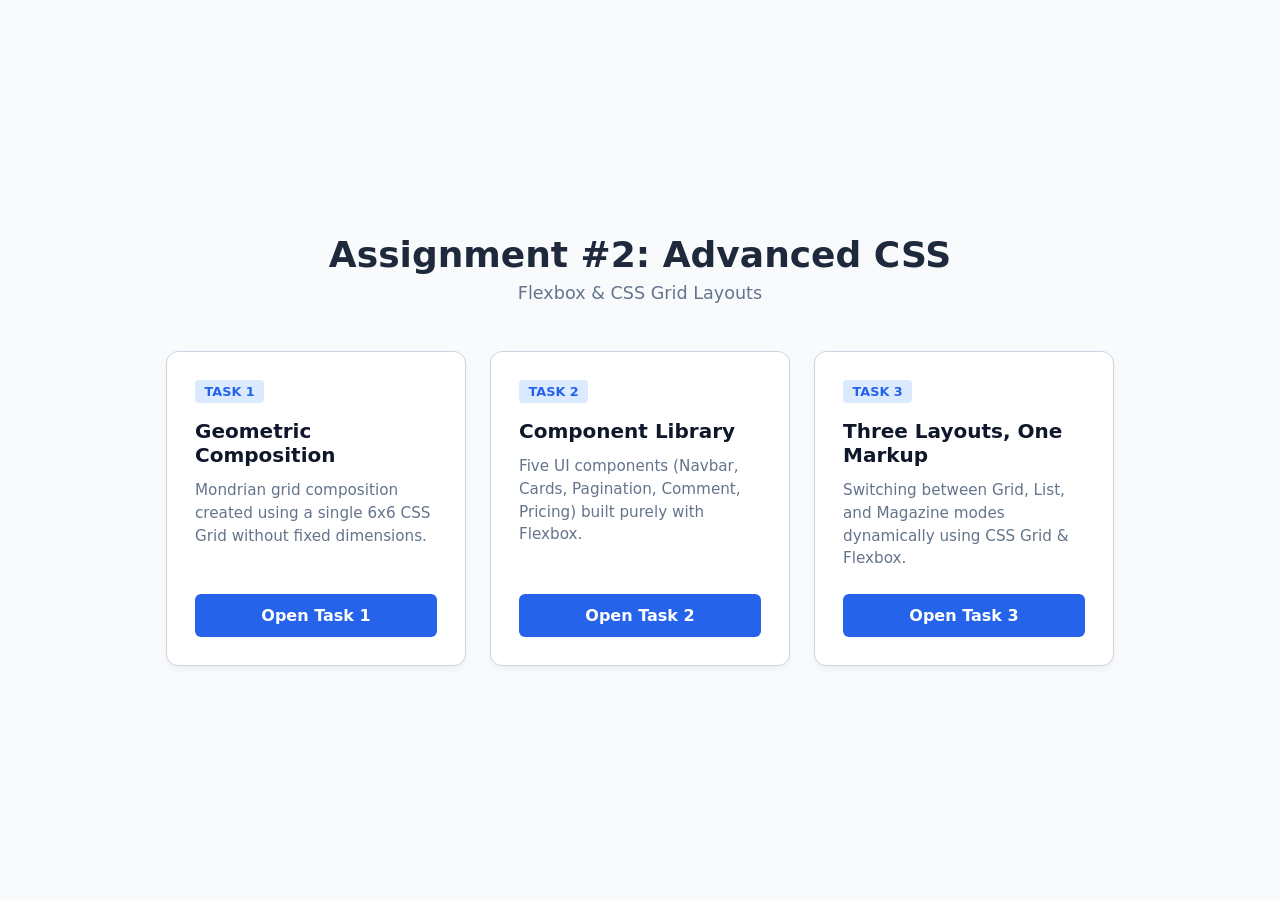
<file: index.html>
<!DOCTYPE html>
<html lang="en">
<head>
  <meta charset="UTF-8">
  <meta name="viewport" content="width=device-width, initial-scale=1.0">
  <title>Assignment #2 - Web Technologies</title>
  <style>
    * {
      box-sizing: border-box;
      margin: 0;
      padding: 0;
      font-family: system-ui, -apple-system, BlinkMacSystemFont, 'Segoe UI', Roboto, sans-serif;
    }

    body {
      background-color: #f8fafc;
      color: #0f172a;
      display: flex;
      flex-direction: column;
      align-items: center;
      justify-content: center;
      min-height: 100vh;
      padding: 2rem;
    }

    header {
      text-align: center;
      margin-bottom: 3rem;
    }

    header h1 {
      font-size: 2.25rem;
      margin-bottom: 0.5rem;
      color: #1e293b;
    }

    header p {
      color: #64748b;
      font-size: 1.1rem;
    }

    .cards-container {
      display: flex;
      flex-wrap: wrap;
      gap: 1.5rem;
      max-width: 960px;
      width: 100%;
      justify-content: center;
    }

    .task-card {
      background: #ffffff;
      border: 1px solid #cbd5e1;
      border-radius: 12px;
      padding: 1.75rem;
      flex: 1 1 260px;
      max-width: 300px;
      display: flex;
      flex-direction: column;
      box-shadow: 0 4px 6px -1px rgba(0, 0, 0, 0.05);
      transition: transform 0.2s ease, box-shadow 0.2s ease;
    }

    .task-card:hover {
      transform: translateY(-4px);
      box-shadow: 0 10px 15px -3px rgba(0, 0, 0, 0.1);
    }

    .task-badge {
      align-self: flex-start;
      background-color: #dbeafe;
      color: #2563eb;
      font-size: 0.8rem;
      font-weight: 700;
      padding: 0.25rem 0.6rem;
      border-radius: 4px;
      margin-bottom: 1rem;
      text-transform: uppercase;
    }

    .task-title {
      font-size: 1.25rem;
      font-weight: 700;
      margin-bottom: 0.75rem;
      color: #0f172a;
    }

    .task-desc {
      font-size: 0.95rem;
      color: #64748b;
      line-height: 1.5;
      margin-bottom: 1.5rem;
      flex: 1;
    }

    .btn-link {
      display: inline-block;
      text-align: center;
      background-color: #2563eb;
      color: #ffffff;
      padding: 0.75rem 1rem;
      border-radius: 6px;
      text-decoration: none;
      font-weight: 600;
      transition: background-color 0.2s ease;
    }

    .btn-link:hover {
      background-color: #1d4ed8;
    }
  </style>
</head>
<body>

  <header>
    <h1>Assignment #2: Advanced CSS</h1>
    <p>Flexbox & CSS Grid Layouts</p>
  </header>

  <div class="cards-container">
    
    <!-- Task 1 -->
    <div class="task-card">
      <span class="task-badge">Task 1</span>
      <h2 class="task-title">Geometric Composition</h2>
      <p class="task-desc">Mondrian grid composition created using a single 6x6 CSS Grid without fixed dimensions.</p>
      <a href="task1.html" class="btn-link">Open Task 1</a>
    </div>

    <!-- Task 2 -->
    <div class="task-card">
      <span class="task-badge">Task 2</span>
      <h2 class="task-title">Component Library</h2>
      <p class="task-desc">Five UI components (Navbar, Cards, Pagination, Comment, Pricing) built purely with Flexbox.</p>
      <a href="task2.html" class="btn-link">Open Task 2</a>
    </div>

    <!-- Task 3 -->
    <div class="task-card">
      <span class="task-badge">Task 3</span>
      <h2 class="task-title">Three Layouts, One Markup</h2>
      <p class="task-desc">Switching between Grid, List, and Magazine modes dynamically using CSS Grid & Flexbox.</p>
      <a href="task3.html" class="btn-link">Open Task 3</a>
    </div>

  </div>

</body>
</html>
</file>
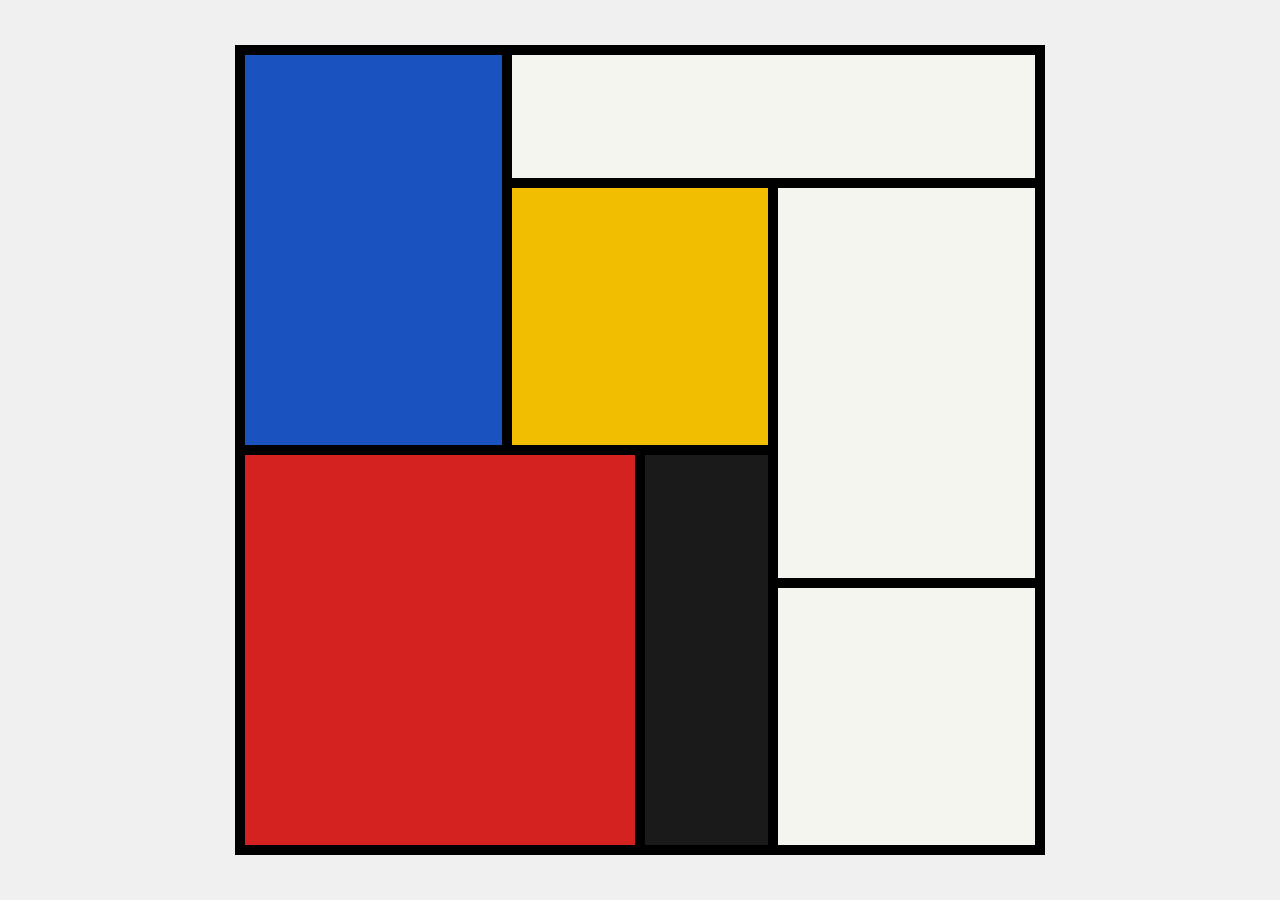
<file: task1.html>
<!DOCTYPE html>
<html lang="en">
<head>
  <meta charset="UTF-8">
  <title>Task 1 - Mondrian CSS Grid</title>
  <link rel="stylesheet" href="task1.css">
</head>
<body>

  <div class="mondrian-grid">
    <div class="block blue"></div>
    <div class="block white-top"></div>
    <div class="block yellow"></div>
    <div class="block white-tall"></div>
    <div class="block red"></div>
    <div class="block black"></div>
    <div class="block white-bottom"></div>
  </div>

</body>
</html>
</file>
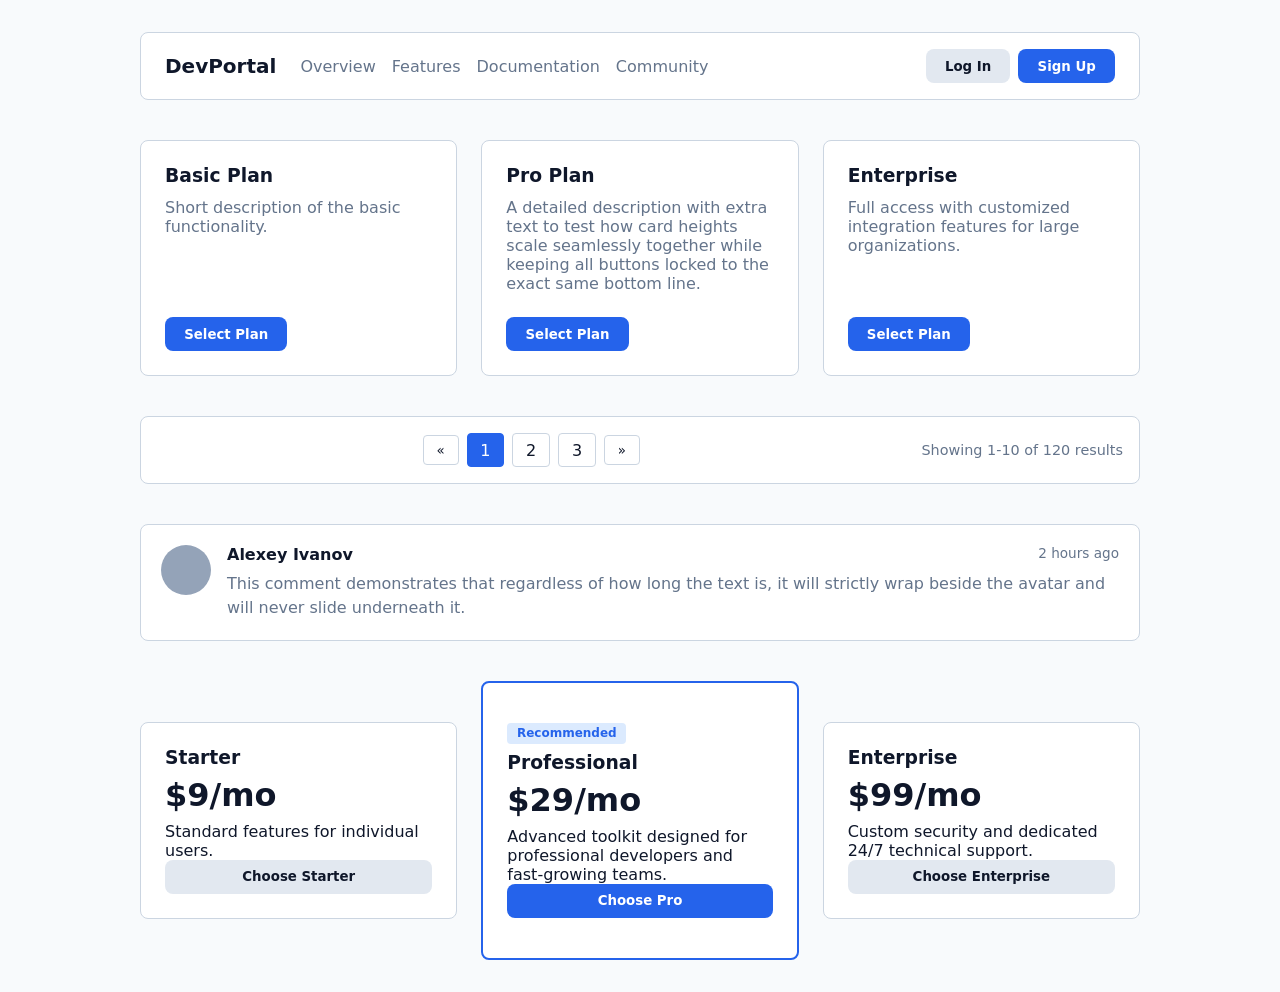
<file: task2.html>
<!DOCTYPE html>
<html lang="en">
<head>
  <meta charset="UTF-8">
  <title>Task 2 - Component Library</title>
  <link rel="stylesheet" href="task2.css">
</head>
<body>

  <div class="library-container">

    <!-- 1. Navigation Bar -->
    <section class="component">
      <header class="navbar">
        <div class="logo">DevPortal</div>
        <nav class="nav-links">
          <a href="#">Overview</a>
          <a href="#">Features</a>
          <a href="#">Documentation</a>
          <a href="#">Community</a>
        </nav>
        <div class="nav-buttons">
          <button class="btn btn-secondary">Log In</button>
          <button class="btn btn-primary">Sign Up</button>
        </div>
      </header>
    </section>

    <!-- 2. Row of Cards -->
    <section class="component">
      <div class="card-row">
        <div class="card">
          <h3>Basic Plan</h3>
          <p>Short description of the basic functionality.</p>
          <button class="btn btn-primary">Select Plan</button>
        </div>
        <div class="card">
          <h3>Pro Plan</h3>
          <p>A detailed description with extra text to test how card heights scale seamlessly together while keeping all buttons locked to the exact same bottom line.</p>
          <button class="btn btn-primary">Select Plan</button>
        </div>
        <div class="card">
          <h3>Enterprise</h3>
          <p>Full access with customized integration features for large organizations.</p>
          <button class="btn btn-primary">Select Plan</button>
        </div>
      </div>
    </section>

    <!-- 3. Pagination Bar -->
    <section class="component">
      <div class="pagination-bar">
        <div class="pagination-center">
          <button class="btn-page">&laquo;</button>
          <a href="#" class="page-link active">1</a>
          <a href="#" class="page-link">2</a>
          <a href="#" class="page-link">3</a>
          <button class="btn-page">&raquo;</button>
        </div>
        <div class="pagination-info">Showing 1-10 of 120 results</div>
      </div>
    </section>

    <!-- 4. Comment Block -->
    <section class="component">
      <div class="comment-block">
        <div class="avatar"></div>
        <div class="comment-content">
          <div class="comment-header">
            <span class="author">Alexey Ivanov</span>
            <span class="date">2 hours ago</span>
          </div>
          <p class="text">This comment demonstrates that regardless of how long the text is, it will strictly wrap beside the avatar and will never slide underneath it.</p>
        </div>
      </div>
    </section>

    <!-- 5. Pricing Table -->
    <section class="component">
      <div class="pricing-table">
        <div class="pricing-card">
          <h3>Starter</h3>
          <div class="price">$9<span>/mo</span></div>
          <p>Standard features for individual users.</p>
          <button class="btn btn-secondary">Choose Starter</button>
        </div>
        <div class="pricing-card recommended">
          <div class="badge">Recommended</div>
          <h3>Professional</h3>
          <div class="price">$29<span>/mo</span></div>
          <p>Advanced toolkit designed for professional developers and fast-growing teams.</p>
          <button class="btn btn-primary">Choose Pro</button>
        </div>
        <div class="pricing-card">
          <h3>Enterprise</h3>
          <div class="price">$99<span>/mo</span></div>
          <p>Custom security and dedicated 24/7 technical support.</p>
          <button class="btn btn-secondary">Choose Enterprise</button>
        </div>
      </div>
    </section>

  </div>

</body>
</html>
</file>
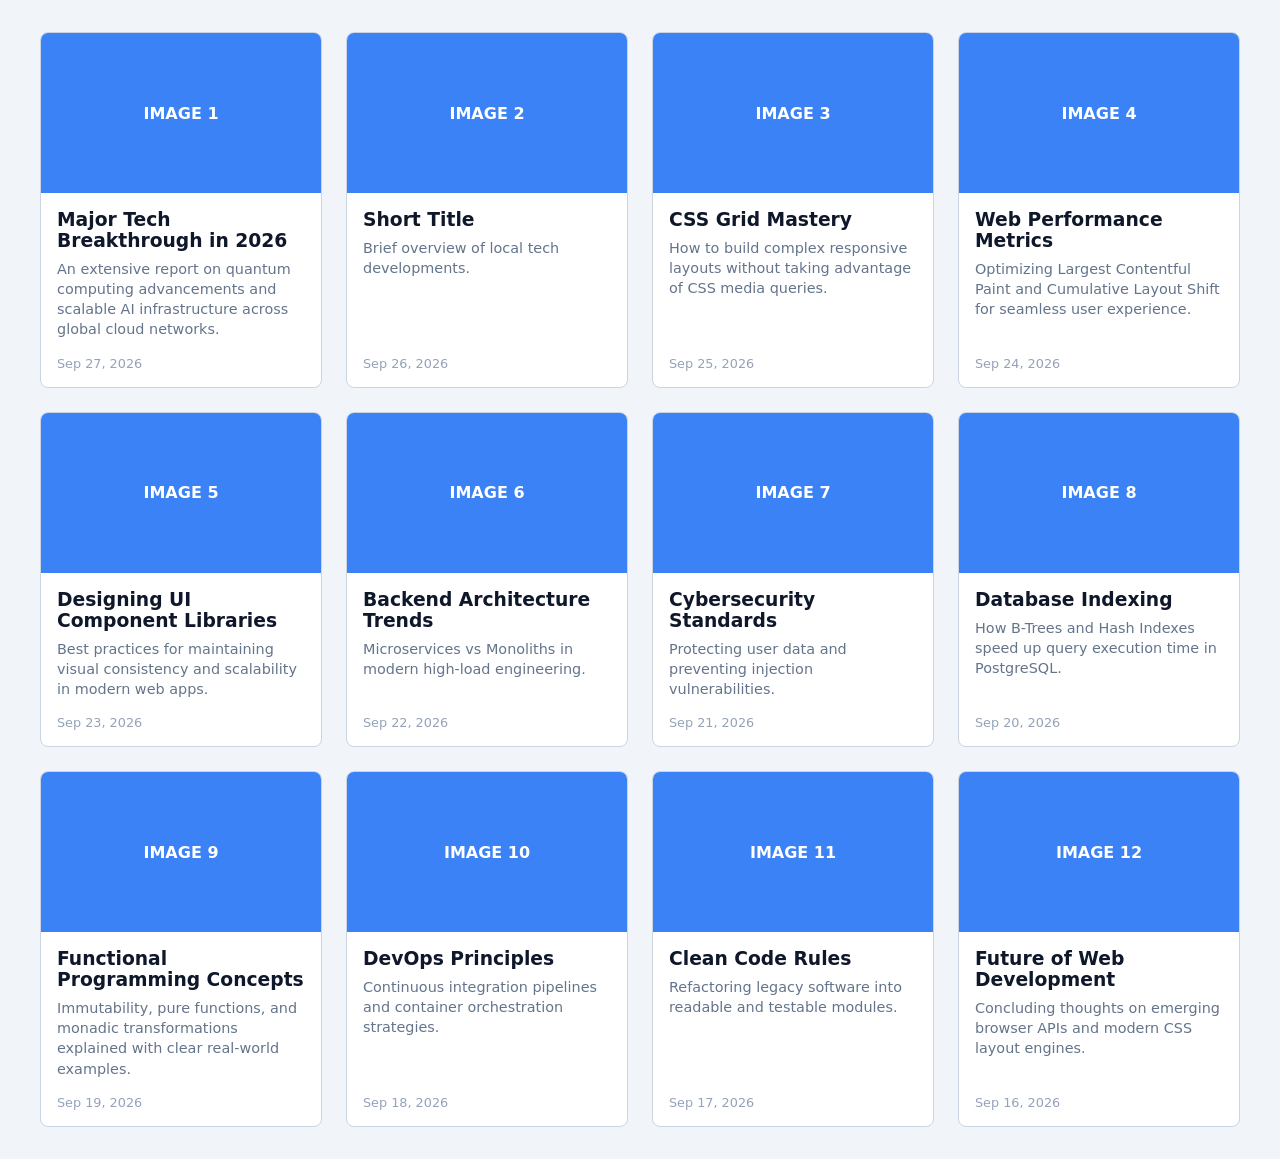
<file: task3.html>
<!DOCTYPE html>
<html lang="en">
<head>
  <meta charset="UTF-8">
  <title>Task 3 - Three Layouts One Markup</title>
  <link rel="stylesheet" href="task3.css">
</head>
<body>

  <!-- Измените класс контейнера на: 'grid-mode', 'list-mode' или 'magazine-mode' -->
  <div class="items-container grid-mode">

    <!-- 12 элементов -->
    <article class="card">
      <div class="card-img-placeholder">IMAGE 1</div>
      <div class="card-body">
        <h3 class="card-title">Major Tech Breakthrough in 2026</h3>
        <p class="card-desc">An extensive report on quantum computing advancements and scalable AI infrastructure across global cloud networks.</p>
      </div>
      <span class="card-date">Sep 27, 2026</span>
    </article>

    <article class="card">
      <div class="card-img-placeholder">IMAGE 2</div>
      <div class="card-body">
        <h3 class="card-title">Short Title</h3>
        <p class="card-desc">Brief overview of local tech developments.</p>
      </div>
      <span class="card-date">Sep 26, 2026</span>
    </article>

    <article class="card">
      <div class="card-img-placeholder">IMAGE 3</div>
      <div class="card-body">
        <h3 class="card-title">CSS Grid Mastery</h3>
        <p class="card-desc">How to build complex responsive layouts without taking advantage of CSS media queries.</p>
      </div>
      <span class="card-date">Sep 25, 2026</span>
    </article>

    <article class="card">
      <div class="card-img-placeholder">IMAGE 4</div>
      <div class="card-body">
        <h3 class="card-title">Web Performance Metrics</h3>
        <p class="card-desc">Optimizing Largest Contentful Paint and Cumulative Layout Shift for seamless user experience.</p>
      </div>
      <span class="card-date">Sep 24, 2026</span>
    </article>

    <article class="card">
      <div class="card-img-placeholder">IMAGE 5</div>
      <div class="card-body">
        <h3 class="card-title">Designing UI Component Libraries</h3>
        <p class="card-desc">Best practices for maintaining visual consistency and scalability in modern web apps.</p>
      </div>
      <span class="card-date">Sep 23, 2026</span>
    </article>

    <article class="card">
      <div class="card-img-placeholder">IMAGE 6</div>
      <div class="card-body">
        <h3 class="card-title">Backend Architecture Trends</h3>
        <p class="card-desc">Microservices vs Monoliths in modern high-load engineering.</p>
      </div>
      <span class="card-date">Sep 22, 2026</span>
    </article>

    <article class="card">
      <div class="card-img-placeholder">IMAGE 7</div>
      <div class="card-body">
        <h3 class="card-title">Cybersecurity Standards</h3>
        <p class="card-desc">Protecting user data and preventing injection vulnerabilities.</p>
      </div>
      <span class="card-date">Sep 21, 2026</span>
    </article>

    <article class="card">
      <div class="card-img-placeholder">IMAGE 8</div>
      <div class="card-body">
        <h3 class="card-title">Database Indexing</h3>
        <p class="card-desc">How B-Trees and Hash Indexes speed up query execution time in PostgreSQL.</p>
      </div>
      <span class="card-date">Sep 20, 2026</span>
    </article>

    <article class="card">
      <div class="card-img-placeholder">IMAGE 9</div>
      <div class="card-body">
        <h3 class="card-title">Functional Programming Concepts</h3>
        <p class="card-desc">Immutability, pure functions, and monadic transformations explained with clear real-world examples.</p>
      </div>
      <span class="card-date">Sep 19, 2026</span>
    </article>

    <article class="card">
      <div class="card-img-placeholder">IMAGE 10</div>
      <div class="card-body">
        <h3 class="card-title">DevOps Principles</h3>
        <p class="card-desc">Continuous integration pipelines and container orchestration strategies.</p>
      </div>
      <span class="card-date">Sep 18, 2026</span>
    </article>

    <article class="card">
      <div class="card-img-placeholder">IMAGE 11</div>
      <div class="card-body">
        <h3 class="card-title">Clean Code Rules</h3>
        <p class="card-desc">Refactoring legacy software into readable and testable modules.</p>
      </div>
      <span class="card-date">Sep 17, 2026</span>
    </article>

    <article class="card">
      <div class="card-img-placeholder">IMAGE 12</div>
      <div class="card-body">
        <h3 class="card-title">Future of Web Development</h3>
        <p class="card-desc">Concluding thoughts on emerging browser APIs and modern CSS layout engines.</p>
      </div>
      <span class="card-date">Sep 16, 2026</span>
    </article>

  </div>

</body>
</html>
</file>
<file: task1.css>
* {
  box-sizing: border-box;
  margin: 0;
  padding: 0;
}

body {
  display: flex;
  justify-content: center;
  align-items: center;
  min-height: 100vh;
  background-color: #f0f0f0;
}


.mondrian-grid {
  display: grid;
  grid-template-columns: repeat(6, 1fr);
  grid-template-rows: repeat(6, 1fr);
  
  
  gap: 10px;
  background-color: #000000;
  border: 10px solid #000000;

  
  width: 90vmin;
  height: 90vmin;
  max-width: 95vh;
  max-height: 95vh;
  aspect-ratio: 1 / 1;
}

.block {
  width: 100%;
  height: 100%;
}


.blue {
  grid-column: 1 / 3; 
  grid-row: 1 / 4;    
  background-color: #1a53c0;
}

.white-top {
  grid-column: 3 / 7; 
  grid-row: 1 / 2;    
  background-color: #f5f5f0;
}

.yellow {
  grid-column: 3 / 5; 
  grid-row: 2 / 4;    
  background-color: #f1be02;
}

.white-tall {
  grid-column: 5 / 7; 
  grid-row: 2 / 5;    
  background-color: #f5f5f0;
}

.red {
  grid-column: 1 / 4; 
  grid-row: 4 / 7;   
  background-color: #d32220;
}

.black {
  grid-column: 4 / 5; 
  grid-row: 4 / 7;    
  background-color: #1a1a1a;
}

.white-bottom {
  grid-column: 5 / 7;
  grid-row: 5 / 7;    
  background-color: #f5f5f0;
}
</file>
<file: task2.css>
/* Единая палитра, шрифты и отступы */
:root {
  --primary: #2563eb;
  --primary-hover: #1d4ed8;
  --bg-main: #f8fafc;
  --bg-card: #ffffff;
  --text-dark: #0f172a;
  --text-muted: #64748b;
  --border-color: #cbd5e1;
  --radius: 8px;
}

* {
  box-sizing: border-box;
  margin: 0;
  padding: 0;
  font-family: system-ui, -apple-system, sans-serif;
}

body {
  background-color: var(--bg-main);
  color: var(--text-dark);
  padding: 2rem 1rem;
}

.library-container {
  display: flex;
  flex-direction: column;
  gap: 2.5rem;
  max-width: 1000px;
  margin: 0 auto;
}

.btn {
  padding: 0.6rem 1.2rem;
  border-radius: var(--radius);
  border: none;
  font-weight: 600;
  cursor: pointer;
}

.btn-primary {
  background-color: var(--primary);
  color: #fff;
}

.btn-secondary {
  background-color: #e2e8f0;
  color: var(--text-dark);
}

/* 1. Navigation Bar */
.navbar {
  display: flex;
  align-items: center;
  gap: 1.5rem;
  padding: 1rem 1.5rem;
  background: var(--bg-card);
  border: 1px solid var(--border-color);
  border-radius: var(--radius);
  flex-wrap: wrap;
}

.logo {
  font-weight: 700;
  font-size: 1.25rem;
}

.nav-links {
  display: flex;
  gap: 1rem;
  flex-wrap: wrap;
}

.nav-links a {
  text-decoration: none;
  color: var(--text-muted);
}

.nav-buttons {
  margin-left: auto; /* Прижимает группу к правому краю */
  display: flex;
  gap: 0.5rem;
}

/* 2. Row of Cards */
.card-row {
  display: flex;
  gap: 1.5rem;
  align-items: stretch; /* Карточки одинаковой высоты */
  flex-wrap: wrap;
}

.card {
  flex: 1 1 240px;
  display: flex;
  flex-direction: column;
  padding: 1.5rem;
  background: var(--bg-card);
  border: 1px solid var(--border-color);
  border-radius: var(--radius);
}

.card p {
  margin: 0.75rem 0 1.5rem 0;
  color: var(--text-muted);
}

.card .btn {
  margin-top: auto; /* Все кнопки на одной линии внизу */
  align-self: flex-start;
}

/* 3. Pagination Bar */
.pagination-bar {
  display: flex;
  align-items: center;
  justify-content: space-between;
  flex-wrap: wrap;
  gap: 1rem;
  padding: 1rem;
  background: var(--bg-card);
  border: 1px solid var(--border-color);
  border-radius: var(--radius);
}

.pagination-center {
  display: flex;
  align-items: center;
  gap: 0.5rem;
  margin: 0 auto; /* Центрирует номера страниц */
}

.btn-page, .page-link {
  padding: 0.4rem 0.8rem;
  border: 1px solid var(--border-color);
  border-radius: 4px;
  text-decoration: none;
  color: var(--text-dark);
  background: #fff;
}

.page-link.active {
  background: var(--primary);
  color: #fff;
  border-color: var(--primary);
}

.pagination-info {
  color: var(--text-muted);
  font-size: 0.9rem;
}

/* 4. Comment Block */
.comment-block {
  display: flex;
  gap: 1rem;
  padding: 1.25rem;
  background: var(--bg-card);
  border: 1px solid var(--border-color);
  border-radius: var(--radius);
}

.avatar {
  width: 50px;
  height: 50px;
  border-radius: 50%;
  background-color: #94a3b8;
  flex-shrink: 0; /* Аватар не сжимается и текст не заходит под него */
}

.comment-content {
  flex: 1;
}

.comment-header {
  display: flex;
  justify-content: space-between;
  margin-bottom: 0.5rem;
}

.author {
  font-weight: 600;
}

.date {
  color: var(--text-muted);
  font-size: 0.85rem;
}

.text {
  color: var(--text-muted);
  line-height: 1.5;
}

/* 5. Pricing Table */
.pricing-table {
  display: flex;
  align-items: center; /* Центрирует, позволяя рекомендованному плану быть выше */
  gap: 1.5rem;
  flex-wrap: wrap;
}

.pricing-card {
  flex: 1 1 220px;
  display: flex;
  flex-direction: column;
  padding: 1.5rem;
  background: var(--bg-card);
  border: 1px solid var(--border-color);
  border-radius: var(--radius);
}

.pricing-card.recommended {
  padding: 2.5rem 1.5rem; /* Выше соседей за счет отступов, без фиксированной высоты */
  border: 2px solid var(--primary);
}

.badge {
  align-self: flex-start;
  background: #dbeafe;
  color: var(--primary);
  padding: 0.2rem 0.6rem;
  font-size: 0.75rem;
  border-radius: 4px;
  margin-bottom: 0.5rem;
  font-weight: 600;
}

.price {
  font-size: 2rem;
  font-weight: 700;
  margin: 0.5rem 0;
}

.pricing-card .btn {
  margin-top: auto;
}
</file>
<file: task3.css>
* {
  box-sizing: border-box;
  margin: 0;
  padding: 0;
  font-family: system-ui, -apple-system, sans-serif;
}

body {
  background-color: #f1f5f9;
  padding: 2rem;
}


.items-container {
  display: grid;
  gap: 1.5rem;
  max-width: 1200px;
  margin: 0 auto;
}


.card {
  display: flex;
  background: #ffffff;
  border: 1px solid #cbd5e1;
  border-radius: 8px;
  overflow: hidden;
}

.card-img-placeholder {
  background-color: #3b82f6;
  color: white;
  display: flex;
  align-items: center;
  justify-content: center;
  font-weight: bold;
  flex-shrink: 0;
}

.card-body {
  padding: 1rem;
  display: flex;
  flex-direction: column;
  gap: 0.5rem;
}

.card-title {
  color: #0f172a;
}

.card-desc {
  color: #64748b;
  font-size: 0.9rem;
  line-height: 1.4;
}

.card-date {
  color: #94a3b8;
  font-size: 0.8rem;
}


.grid-mode {
  grid-template-columns: repeat(auto-fit, minmax(260px, 1fr));
}

.grid-mode .card {
  flex-direction: column;
}

.grid-mode .card-img-placeholder {
  width: 100%;
  height: 160px;
}

.grid-mode .card-body {
  flex: 1;
}

.grid-mode .card-date {
  padding: 0 1rem 1rem 1rem;
}


.list-mode {
  grid-template-columns: 1fr;
}

.list-mode .card {
  flex-direction: row;
  align-items: center;
  padding: 1rem;
  gap: 1.5rem;
}

.list-mode .card-img-placeholder {
  width: 120px;
  height: 80px;
  border-radius: 6px;
}

.list-mode .card-body {
  flex: 1;
}

.list-mode .card-date {
  margin-left: auto; 
  white-space: nowrap;
  padding: 0;
}


.magazine-mode {
  grid-template-columns: repeat(auto-fit, minmax(min(100%, 260px), 1fr));
  grid-auto-flow: dense;
}

.magazine-mode .card {
  flex-direction: column;
}

.magazine-mode .card-img-placeholder {
  width: 100%;
  height: 150px;
}

.magazine-mode .card-body {
  flex: 1;
}

.magazine-mode .card-date {
  padding: 0 1rem 1rem 1rem;
}


.magazine-mode .card:first-child {
  grid-column: span 2;
  grid-row: span 2;
  border: 2px solid #2563eb;
}

.magazine-mode .card:first-child .card-img-placeholder {
  height: 280px;
  background-color: #1d4ed8;
}

.magazine-mode .card:first-child .card-title {
  font-size: 1.4rem;
}
</file>
